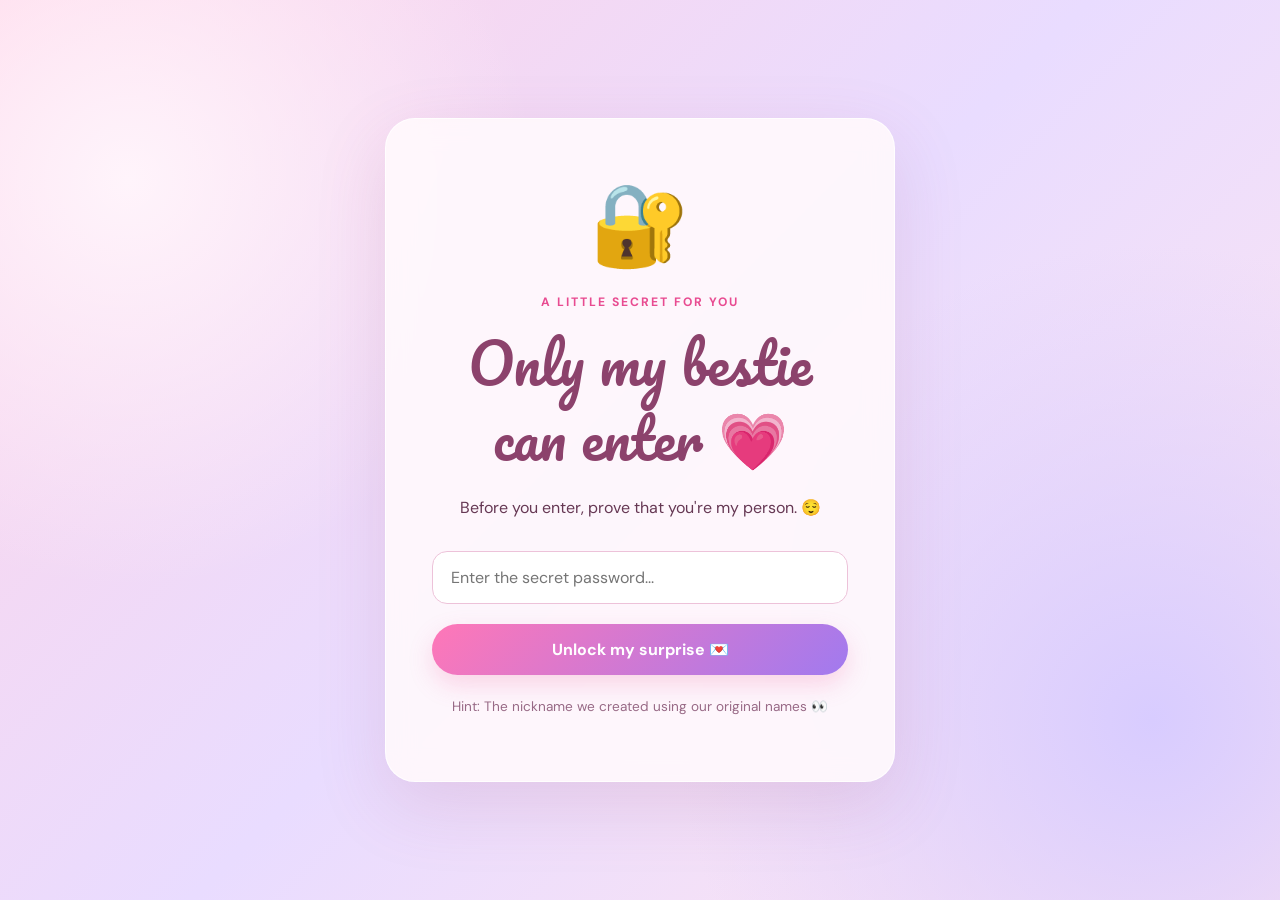
<file: index.html>
<!DOCTYPE html>
<html lang="en">
<head>
  <meta charset="UTF-8">
  <meta name="viewport" content="width=device-width, initial-scale=1.0">
  <title>For My Favourite Idiot 💗</title>
  <link rel="stylesheet" href="style.css">
</head>
<body>
  <div id="hearts"></div>

  <!-- PASSWORD SCREEN -->
  <section class="screen active" id="lockScreen">
    <div class="glass lock-card">
      <div class="big-emoji">🔐</div>
      <p class="eyebrow">A LITTLE SECRET FOR YOU</p>
      <h1>Only my bestie<br>can enter 💗</h1>
      <p>Before you enter, prove that you're my person. 😌</p>

      <form id="passwordForm">
        <input id="passwordInput" type="password"
          placeholder="Enter the secret password..." autocomplete="off">
        <button class="main-btn" type="submit">Unlock my surprise 💌</button>
      </form>

      <p class="hint">Hint: The nickname we created using our original names 👀</p>
      <p id="passwordError" class="error"></p>
    </div>
  </section>

  <!-- INTRO -->
  <section class="screen" id="introScreen">
    <div class="glass content-card">
      <p class="eyebrow">OFFICIAL BESTIE NOTICE 📢</p>
      <div class="big-emoji">🚨🥹🚨</div>
      <h1>Girl, we need to talk.</h1>
      <p class="large-text">
        Your long-distance bestie has filed a serious complaint
        against this thing called DISTANCE.
      </p>
      <p>And guess what? You're the reason for this investigation. 😭😂</p>
      <button class="main-btn" onclick="showScreen('complaintScreen')">
        Okay, tell me 😂
      </button>
    </div>
  </section>

  <!-- COMPLAINTS -->
  <section class="screen" id="complaintScreen">
    <div class="glass content-card">
      <p class="eyebrow">THE OFFICIAL COMPLAINT LIST 📋</p>
      <h1>Things I blame you for 😤</h1>

      <div class="complaint-list">
        <div class="complaint">😒 Being so far away from me.</div>
        <div class="complaint">😂 Not being here for my daily nonsense.</div>
        <div class="complaint">🥹 Making me miss your laugh at random times.</div>
        <div class="complaint">📱 Not magically appearing when I need to gossip.</div>
        <div class="complaint">💗 Being my favourite human and making it impossible not to miss you.</div>
      </div>

      <p class="small-note">Penalty: Unlimited hugs whenever we meet. No negotiations. 😌</p>
      <button class="main-btn" onclick="showScreen('photosScreen')">
        Next, you little troublemaker →
      </button>
    </div>
  </section>

  <!-- PHOTO SCENE -->
  <section class="screen" id="photosScreen">
    <div class="glass content-card">
      <p class="eyebrow">MY FAVOURITE HUMAN 📸</p>
      <h1>Us. Just us. 💗</h1>
      <p class="large-text">Different places, same weird friendship.</p>

      <div class="photo-gallery">
        <figure class="polaroid tilt-left">
          <img src="her.jpeg" alt="mohiluu..">
          <figcaption>Me being dramatic 😭</figcaption>
        </figure>

        <figure class="polaroid tilt-right">
          <img src="our.jpeg" alt="our happy faces">
          <figcaption>My favourite idiot 💗</figcaption>
        </figure>
      </div>

      <p>Imagine all the nonsense we'd be doing if we were together right now. 😂</p>
      <button class="main-btn" onclick="showScreen('memoriesScreen')">
        Remember this feeling? 🥹
      </button>
    </div>
  </section>

  <!-- MEMORIES -->
  <section class="screen" id="memoriesScreen">
    <div class="glass content-card">
      <p class="eyebrow">A LITTLE BESTIE REMINDER 🌷</p>
      <h1>Things I miss about you</h1>

      <div class="memory-box" id="memoryBox">
        <div class="big-emoji">💌</div>
        <p class="large-text" id="memoryText">
          Tap below. I have a few things to confess.
        </p>
      </div>

      <p class="small-note" id="memoryCount">Little confession 1 of 5</p>
      <button class="main-btn" id="memoryButton" onclick="nextMemory()">
        Tell me 🥹
      </button>
    </div>
  </section>

  <!-- THE BIG QUESTION -->
  <section class="screen" id="questionScreen">
    <div class="glass content-card question-card">
      <p class="eyebrow">ANSWER CAREFULLY, MADAM 👀</p>
      <div class="big-emoji">🥹👉👈</div>
      <h1>Do you miss me?</h1>
      <p class="large-text">Choose wisely. Your bestie is watching. 👁️👁️</p>

      <div class="answer-area" id="answerArea">
        <button class="yes-btn" onclick="sayYes()">YES, SO MUCH 🥹💗</button>
        <button class="no-btn" id="noButton">NO 😈</button>
      </div>
      <p class="small-note" id="noMessage">Try being honest for once. 😂</p>
    </div>
  </section>

  <!-- YES SURPRISE -->
  <section class="screen" id="yesScreen">
    <div class="glass content-card">
      <div class="big-emoji">😭💗🫂</div>
      <p class="eyebrow">I KNEW IT!</p>
      <h1>YOU MISS ME TOO!</h1>
      <p class="large-text">
        Screenshot this confession. It is legally binding. 😂
      </p>
      <p>Okay, jokes aside... I really wish I could be there with you right now.</p>
      <div class="heart-burst">💗 💖 💕 💞 💗</div>
      <button class="main-btn" onclick="showScreen('letterScreen')">
        One last thing, okay? 💌
      </button>
    </div>
  </section>

  <!-- LETTER -->
  <section class="screen" id="letterScreen">
    <div class="glass letter-card">
      <p class="eyebrow">FROM MY HEART TO YOURS 💌</p>
      <h1>Hey, my favourite person 🥹</h1>

      <div class="letter-photos">
        <img src="her.jpeg" alt="unpaid therapist">
        <span>💗</span>
        <img src="our.jpeg" alt="mera papa">
      </div>

      <div class="letter-text">
        <p>I miss you mohiluu. Like, a lot more than I can explain. 🥹</p>

        <p>Sometimes, there are so many things I want to share with you,
        so many little things that happen in my day, but somehow I can't
        share them with you the way I want to. And I end up missing you even more.</p>

        <p>I miss your silly jokes, your stupid talks, and mostly,
        <strong>the way you make me laugh</strong> even when I'm not in the mood. 💗</p>

        <p>I know distance keeps us apart, but it can never break our friendship.
        No matter how far we are or how busy life gets, you'll always be my person.</p>

        <p>I just wish you were here sometimes. To laugh with me, listen to my
        random stories, and make ordinary days feel special.</p>

        <p>I miss you so much, idiot. 😭💗</p>

        <p class="love-line">Love you always. No distance can change that. 🫶🏻💌</p>
      </div>

      <button class="main-btn" onclick="showScreen('finalScreen')">
        One tiny final surprise ✨
      </button>
    </div>
  </section>

  <!-- FINAL SCREEN -->
  <section class="screen" id="finalScreen">
    <div class="glass content-card">
      <div class="big-emoji">🌙💗✨</div>
      <h1>Until we meet again...</h1>
      <p class="large-text">
        Save a little space for me in your next laugh,
        your next story, and your next hug.
      </p>
      <p>Distance: 1. Bestie bond: 100000000. 😌💗</p>
      <h2>Miss you, my idiot. 💌</h2>
      <button class="main-btn" onclick="restartWebsite()">
        Read it all again ↻
      </button>
    </div>
  </section>

  <script src="script.js"></script>
</body>
</html>
</file>
<file: style.css>
@import url('https://fonts.googleapis.com/css2?family=DM+Sans:wght@400;500;600;700&family=Pacifico&display=swap');

:root {
  --pink: #ff6fae;
  --deep-pink: #e84b91;
  --purple: #9673ed;
  --ink: #663854;
  --cream: #fff9fc;
}

* {
  box-sizing: border-box;
}

html {
  min-height: 100%;
  background: #f9c9e0;
}

body {
  margin: 0;
  min-height: 100vh;
  font-family: 'DM Sans', sans-serif;
  color: var(--ink);
  background:
    radial-gradient(circle at 10% 20%, #fff4fb 0, transparent 30%),
    radial-gradient(circle at 90% 80%, #d8ccff 0, transparent 35%),
    linear-gradient(135deg, #ffd5e8, #e9dcff, #ffe5ef);
  overflow-x: hidden;
}

button, input {
  font: inherit;
}

button {
  -webkit-tap-highlight-color: transparent;
}

#hearts {
  position: fixed;
  inset: 0;
  pointer-events: none;
  overflow: hidden;
  z-index: 0;
}

.floating-heart {
  position: absolute;
  bottom: -45px;
  opacity: 0.6;
  animation: floatUp linear forwards;
  filter: drop-shadow(0 3px 8px #e76aa544);
}

@keyframes floatUp {
  to {
    transform: translateY(-115vh) rotate(35deg);
    opacity: 0;
  }
}

.screen {
  display: none;
  position: relative;
  z-index: 1;
  min-height: 100vh;
  width: 100%;
  padding: 28px 16px;
  align-items: center;
  justify-content: center;
}

.screen.active {
  display: flex;
  animation: enter 0.6s ease both;
}

@keyframes enter {
  from {
    opacity: 0;
    transform: translateY(12px) scale(0.99);
  }
  to {
    opacity: 1;
    transform: translateY(0) scale(1);
  }
}

.glass {
  width: min(100%, 720px);
  padding: clamp(24px, 5vw, 46px);
  text-align: center;
  border: 1px solid #ffffffc9;
  border-radius: 30px;
  background: #fff9fce8;
  box-shadow: 0 24px 70px #a24d7c26;
  backdrop-filter: blur(14px);
}

.lock-card {
  max-width: 510px;
}

.content-card {
  max-width: 760px;
}

.letter-card {
  max-width: 780px;
}

.eyebrow {
  color: var(--deep-pink);
  font-size: 0.76rem;
  font-weight: 700;
  letter-spacing: 2px;
  line-height: 1.6;
}

h1 {
  margin: 12px 0 18px;
  color: #8c426c;
  font-family: 'Pacifico', cursive;
  font-size: clamp(2rem, 6vw, 3.5rem);
  font-weight: 400;
  line-height: 1.35;
}

h2 {
  color: #a4437b;
  font-family: 'Pacifico', cursive;
  font-weight: 400;
}

p {
  line-height: 1.8;
}

.large-text {
  font-size: clamp(1.05rem, 2.8vw, 1.3rem);
}

.small-note {
  color: #a36d8c;
  font-size: 0.9rem;
  margin-top: 22px;
}

.big-emoji {
  margin: 8px 0 16px;
  font-size: clamp(3rem, 10vw, 5rem);
  animation: bob 2.4s ease-in-out infinite;
}

@keyframes bob {
  50% { transform: translateY(-8px) rotate(3deg); }
}

.main-btn,
.yes-btn,
.no-btn {
  border: 0;
  border-radius: 999px;
  padding: 15px 23px;
  font-weight: 700;
  cursor: pointer;
  transition: transform 0.2s, box-shadow 0.2s;
}

.main-btn {
  display: inline-block;
  margin-top: 16px;
  color: white;
  background: linear-gradient(135deg, #ff77b7, #a17aef);
  box-shadow: 0 10px 24px #e65a9c38;
}

.main-btn:hover,
.yes-btn:hover {
  transform: translateY(-3px) scale(1.02);
  box-shadow: 0 12px 25px #c35b9d35;
}

input {
  width: 100%;
  margin: 12px 0 4px;
  padding: 15px 18px;
  border: 1px solid #edc2d9;
  border-radius: 15px;
  outline: none;
  background: #fff;
  color: var(--ink);
}

input:focus {
  border-color: var(--pink);
  box-shadow: 0 0 0 4px #ff6fae20;
}

#passwordForm .main-btn {
  width: 100%;
}

.hint {
  font-size: 0.85rem;
  color: #986986;
  margin-top: 20px;
}

.error {
  color: #cf2f68;
  font-weight: 600;
}

.complaint-list {
  display: grid;
  gap: 12px;
  margin: 28px 0;
  text-align: left;
}

.complaint {
  padding: 16px;
  border: 1px solid #f7d2e4;
  border-radius: 17px;
  background: #fff;
  line-height: 1.6;
  animation: enter 0.5s ease both;
}

.complaint:nth-child(2) { animation-delay: 0.08s; }
.complaint:nth-child(3) { animation-delay: 0.16s; }
.complaint:nth-child(4) { animation-delay: 0.24s; }
.complaint:nth-child(5) { animation-delay: 0.32s; }

.photo-gallery {
  display: flex;
  flex-wrap: wrap;
  align-items: center;
  justify-content: center;
  gap: 22px;
  margin: 30px auto;
}

.polaroid {
  width: min(43%, 230px);
  margin: 0;
  padding: 10px 10px 16px;
  background: white;
  box-shadow: 0 14px 32px #81426324;
}

.tilt-left { transform: rotate(-5deg); }
.tilt-right { transform: rotate(5deg); }

.polaroid img {
  display: block;
  width: 100%;
  height: 250px;
  object-fit: cover;
  border-radius: 3px;
  background: #fce4f0;
}

.polaroid figcaption {
  padding-top: 13px;
  font-family: 'Pacifico', cursive;
  font-size: 0.95rem;
  color: #a14b79;
}

.memory-box {
  min-height: 170px;
  display: flex;
  flex-direction: column;
  align-items: center;
  justify-content: center;
  padding: 20px;
  margin: 25px 0 10px;
  border: 1px dashed #e8a8cb;
  border-radius: 22px;
  background: #fff;
}

.memory-box .big-emoji {
  font-size: 2.7rem;
  margin: 0;
}

#memoryText {
  max-width: 480px;
}

.answer-area {
  position: relative;
  display: flex;
  align-items: center;
  justify-content: center;
  flex-wrap: wrap;
  gap: 18px;
  min-height: 170px;
  margin: 15px -10px;
}

.yes-btn {
  color: white;
  background: linear-gradient(135deg, #ff69a9, #e94f94);
  box-shadow: 0 8px 20px #df549a38;
  position: relative;
  z-index: 2;
}

.no-btn {
  color: #7c4771;
  background: #f1e5ff;
  border: 2px solid #d9c3ff;
  position: relative;
  z-index: 3;
  touch-action: manipulation;
}

.no-btn.running {
  position: fixed;
  z-index: 100;
  margin: 0;
  transition: left 0.16s ease, top 0.16s ease;
}

.letter-photos {
  display: flex;
  align-items: center;
  justify-content: center;
  gap: 12px;
  margin: 25px 0;
}

.letter-photos img {
  width: min(34vw, 175px);
  height: min(34vw, 175px);
  object-fit: cover;
  border: 5px solid white;
  border-radius: 50%;
  box-shadow: 0 8px 22px #a44c7b22;
  background: #ffe2f0;
}

.letter-photos span {
  font-size: 1.6rem;
  animation: bob 1.5s ease-in-out infinite;
}

.letter-text {
  text-align: left;
  font-size: 1.03rem;
  line-height: 1.95;
}

.letter-text p {
  margin: 19px 0;
}

.love-line {
  color: #d5448c;
  font-family: 'Pacifico', cursive;
  font-size: 1.2rem;
  text-align: center;
}

.heart-burst {
  margin: 20px 0;
  font-size: 1.8rem;
  animation: bob 1.6s ease-in-out infinite;
}

@media (max-width: 480px) {
  .screen {
    padding: 16px 10px;
  }

  .glass {
    border-radius: 23px;
    padding: 25px 18px;
  }

  .polaroid img {
    height: 180px;
  }

  .answer-area {
    min-height: 190px;
    gap: 12px;
  }

  .yes-btn,
  .no-btn {
    padding: 13px 17px;
  }
}

@media (prefers-reduced-motion: reduce) {
  *, *::before, *::after {
    animation-duration: 0.01ms !important;
    transition-duration: 0.01ms !important;
  }
}
</file>
